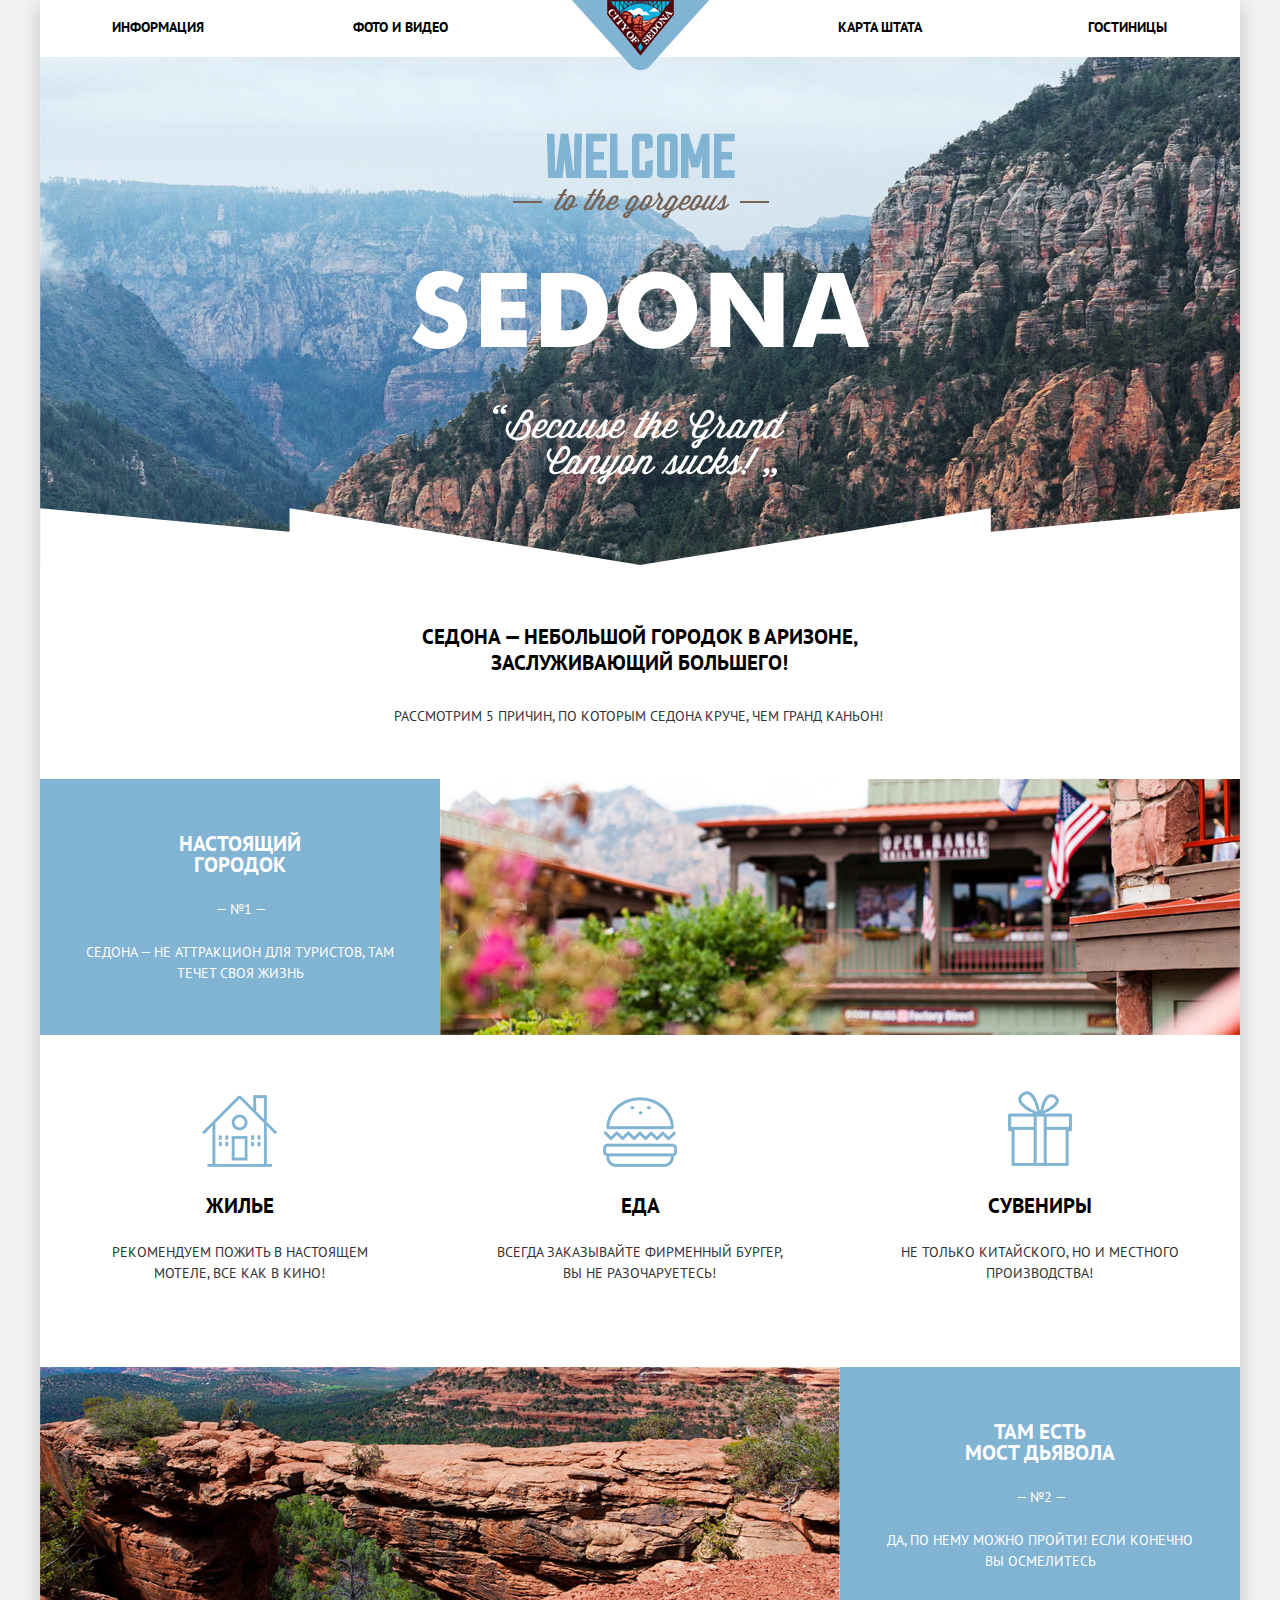
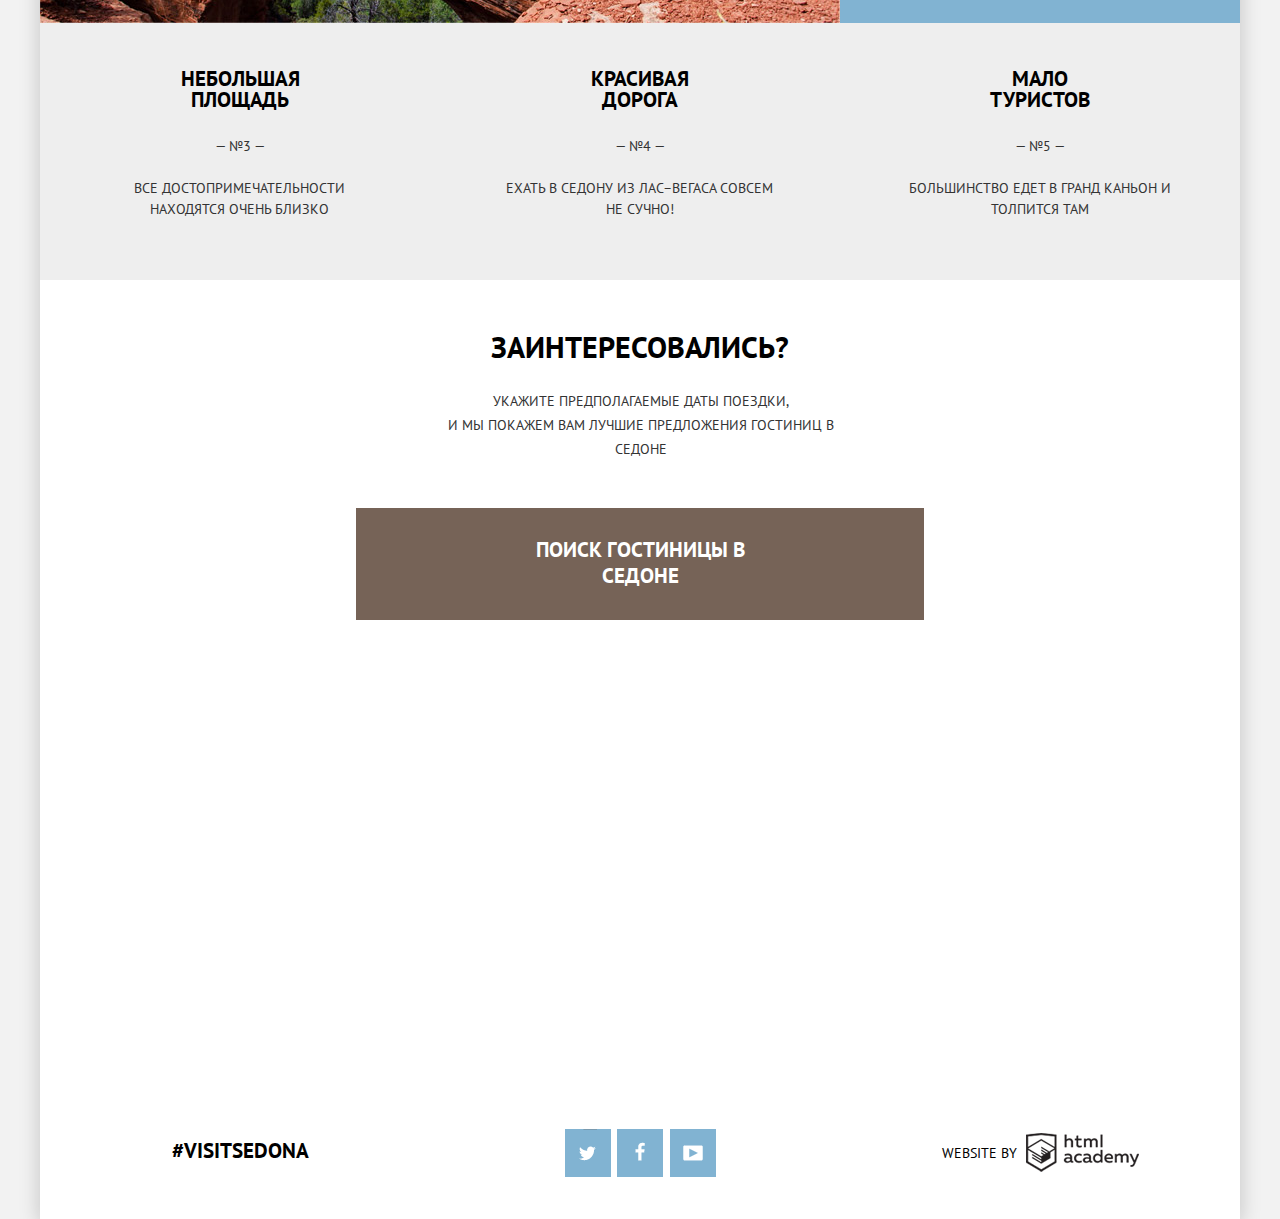
<file: index.html>
<!DOCTYPE html>
<html lang="ru">
  <head>
    <meta charset="utf-8">
    <title>SEDONA</title>
    <link href="https://fonts.googleapis.com/css?family=PT+Sans:400,700&amp;subset=cyrillic" rel="stylesheet">
    <link rel="stylesheet" href="css/normalize.min.css">
    <link rel="stylesheet" href="css/style.min.css"> 
  </head>
  
  <body>
    <div class="container"> 
      <header class="main-header">
        <nav class="main-navigation">
          <ul>
            <li class="active">
              <a href="#"> Информация </a>
            </li>
            <li class="active">
              <a href="#">Фото и видео</a>
            </li>
            <li class="active" >
              <a href="#">Карта штата</a>
            </li>
            <li class="active">
              <a href="catalog.html">Гостиницы</a>
            </li>
          </ul>
        </nav>
      
        <div class="logo-image">
          <a href="index.html">
            <img src="img/logo.png" width="138" height="70" alt="логотип" >
          </a>  
        </div>  
      </header>
   
   
      <main class="main-content"> 
        <div class="greeting">
          <div class="greeting-img"> 
            <img src="img/welcome.png" width="458" height="352" alt="Welcome to SEDONA">
          </div>  
        </div>  
         
        <div class="greeting-tagline">
          <h2>Cедона &mdash; небольшой городок в Аризоне, заслуживающий большего!</h2>
          <p>Рассмотрим 5 причин, по которым Седона круче, чем Гранд Каньон!</p>
        </div>
        
                    
        <div class="features clearfix">
          <div class="features-content">
            <h3>Настоящий  городок</h3>
            <span>&mdash; №1 &mdash;</span> 
            <p>Седона &mdash; не аттракцион для туристов, там течет своя жизнь</p>
          </div>    
          <div class="features-image">
            <img src="img/city.jpg" width="800" height="256" alt="Настоящий городок">
          </div>      
        </div>
        
      
        <div class="attribute clearfix">
          <div class="attribute-icon">
            <div class="attribute-icon-image">
              <img src="img/buildingv.png" width="78" height="78" alt="здание">
            </div>
            <h3 class="attribute-name">Жилье</h3>
            <p>Рекомендуем пожить в настоящем мотеле, все как в кино!</p>
          </div>  
        
          <div class="attribute-icon">
            <div class="attribute-icon-image">
              <img src="img/burgerv.png" width="78" height="78" alt="бургер">
            </div>  
            <h3 class="attribute-name">Еда</h3>
            <p>Всегда заказывайте фирменный бургер, вы не разочаруетесь!</p>
          </div> 
        
          <div class="attribute-icon">
            <div class="attribute-icon-image">
              <img src="img/souvenirv.png" width="78" height="78" alt="сувениры">
            </div>  
            <h3 class="attribute-name">Cувениры</h3>
            <p>Не только китайского, но и местного производства!</p>
          </div> 
        </div>
        
        <div class="features clearfix">
          <div class="features-image">
            <img src="img/bridge.jpg" width="800" height="256" alt="Мост">       
          </div>
          <div class="features-content">   
            <h3>Там есть<br>мост дьявола</h3>
            <span>&mdash; №2 &mdash;</span> 
            <p>Да, по нему можно пройти! Если конечно вы осмелитесь</p> 
          </div>
        </div>
      
        <div class="advantage clearfix">
          <div class="advantage-text">
            <h3>Небольшая площадь</h3>
            <span>&mdash; №3 &mdash;</span> 
            <p>Все достопримечательности находятся очень близко</p>
          </div>
          
          <div class="advantage-text">
            <h3>Красивая дорога</h3>
            <span>&mdash; №4 &mdash;</span> 
            <p>Ехать в Седону из Лас&ndash;Вегаса совсем не сучно!</p>
          </div>  
           
          <div class="advantage-text">
            <h3>Мало туристов</h3>
              <span>&mdash; №5 &mdash;</span> 
              <p>Большинство едет в Гранд Каньон и толпится там</p> 
          </div>  
        </div>  
        
  
        <div class="search">
          <h2>Заинтересовались?</h2>
          <p>Укажите предполагаемые даты поездки,<br> и мы покажем вам лучшие предложения гостиниц в Седоне</p>
          <a class="btn" href="#">Поиск гостиницы в Седоне</a> 
          <div class="modal-window">
            <form action="https://echo.htmlacademy.ru" method="get">
              <div class="search-form-arrival">
                <label for="data-arrival">Дата заезда:</label>
                <div class="wrapper-arrival">
                  <input class="arrival" id="data-arrival" type="text" name="arrival date" value="24 апреля 2016" autocomplete="off"> 
                  <a class="calendar-arrival" href="#"></a>
                </div>   
              </div> 
                         
              <div class="search-form-departure">
                <label for="data-departure">Дата выезда:</label>
                <div class="wrapper-departure"> 
                  <input class="departure" id="data-departure" type="text" name="departure date"  value="4 июля 2016" autocomplete="off"> 
                  <a class="calendar-departure" href="#"></a>
                </div>  
              </div>  
               
                <div class="clearfix">             
                  <div class="search-form-adult">
                    <label for="adult-number">Взрослые:</label>
                    <div class="wrapper-adult">
                      <button class="btn-count minus-adult" type="button">&ndash;</button>
                      <input class="adult" id="adult-number" type="text" name="adult" value="2"> 
                      <button class="btn-count plus-adult" type="button">+</button>
                    </div>
                  </div>
                  <div class="search-form-children clearfix">  
                    <label for="children-number">Дети:</label>
                    <div class="wrapper-children">
                      <button class="btn-count minus-children" type="button">&ndash;</button>
                      <input class="children" id="children-number" type="text" name="children" value="0">
                      <button class="btn-count plus-children" type="button">+</button>
                    </div> 
                  </div>
                  <button class ="btn btn-search" type="button">Найти</button>
                </div>
            </form>
          </div>    
        </div>
        
      </main>
      
      
      <footer class="main-footer clearfix">
        <div class="footer-map">
          <iframe src="https://www.google.com/maps/embed?pb=!1m18!1m12!1m3!1d75154.51514837932!2d-111.84322184681061!3d34.8619151947828!2m3!1f0!2f0!3f0!3m2!1i1024!2i768!4f13.1!3m3!1m2!1s0x872da132f942b00d%3A0x5548c523fa6c8efd!2z0KHQtdC00L7QvdCwLCDQkNGA0LjQt9C-0L3QsCA4NjMzNiwg0KHQqNCQ!5e0!3m2!1sru!2sru!4v1479597801903" width="1200" height="593" style="border:0" allowfullscreen></iframe>
        </div>
        <div class="footer-content clearfix">
          <div class="footer-inst">
            <a class="instagram" href="#">#visitsedona</a>
          </div>
          <div class="footer-social">
            <a class="social-btn social-btn-tw" href="#">Twitter</a>
            <a class="social-btn social-btn-fb" >Facebook</a> 
            <a class="social-btn social-btn-yt" href="#">YT</a> 
          </div>
          <div class="footer-copyright">
            <a class="text-by" href="#">website by</a>
            <a class="academy-logotip" href="#"></a>
          </div>
        </div>  
      </footer>
      
    </div>
    <script src="js/window.min.js"></script>
    
  </body>
</html>
</file>
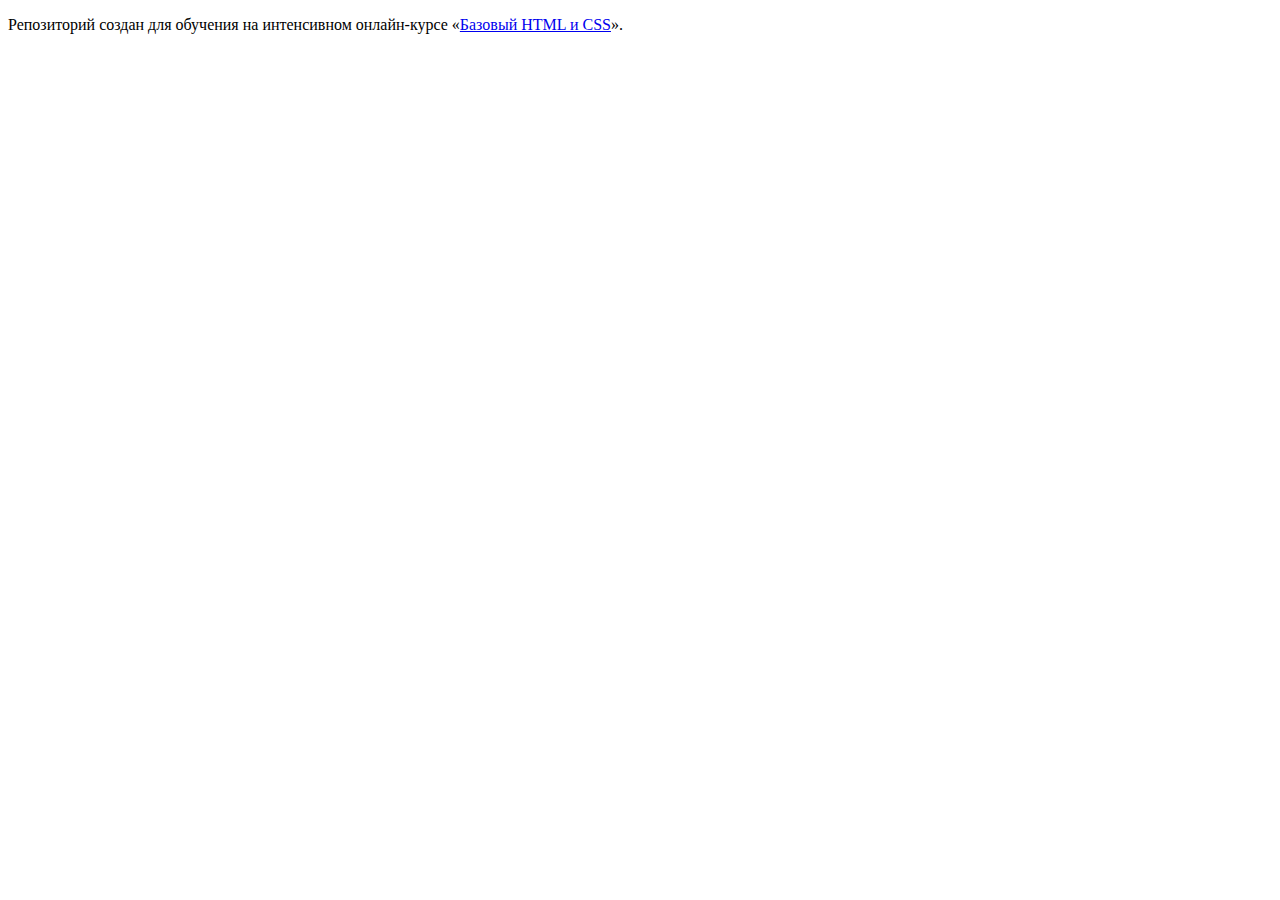
<file: master/index.html>
<!DOCTYPE html>
<html lang="ru">
  <head>
    <meta charset="utf-8">
    <title>HTML Academy: Седона</title>
    <base href="https://htmlacademy-htmlcss.github.io/285159-sedona/master/">
</head>
  <body>

    <p>Репозиторий создан для обучения на интенсивном онлайн‑курсе «<a href="https://htmlacademy.ru/intensive/htmlcss">Базовый HTML и CSS</a>».</p>

  </body>
</html>
</file>
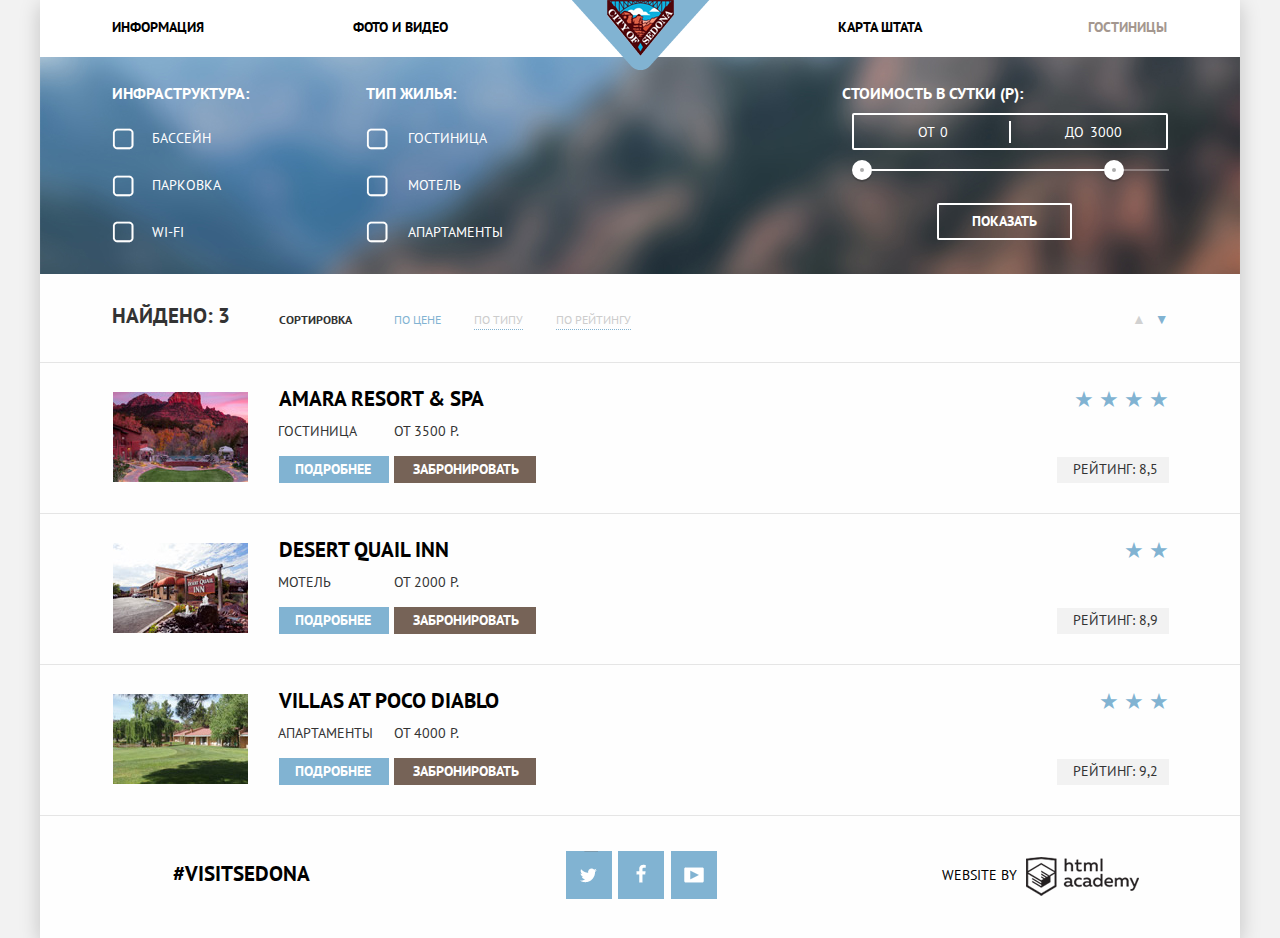
<file: catalog.html>
<!DOCTYPE html>
<html lang="ru">
  <head>
    <meta charset="utf-8">
    <title>SEDONA</title>
    <link href="https://fonts.googleapis.com/css?family=PT+Sans:400,700&amp;subset=cyrillic" rel="stylesheet">
    <link rel="stylesheet" href="css/normalize.min.css"> 
    <link rel="stylesheet" href="css/style.min.css">  
     
  </head>
  
  <body>
    <div class="container"> 
      <header class="main-header">
        <nav class="inner-navigation">
          <ul>
            <li>
              <a href="#">Информация</a>
            </li>
            <li>
              <a href="#">Фото и видео</a>
            </li>
            <li>
              <a href="#">Карта штата</a>
            </li>
            <li class="current">
              <a href="#">Гостиницы</a>
            </li>
          </ul>
        </nav>
      
        <div class="logo-image">
          <a href="index.html"> 
            <img src="img/logo.png" width="138" height="70" alt="логотип" >
          </a>  
        </div>  
      </header>
      
      
      <main class="inner-main-content">   
        <div class="filter clearfix">
          <form action="https://echo.htmlacademy.ru" method="get">
            <section class="characteristic">
              <h3>Инфраструктура:</h3> 
              <div class="characteristic-list">
                <ul> 
                  <li>
                    <label class="pool-checkbox">
                      <input type="checkbox" name="pool"  >
                      <span class="checkbox-indicator"></span>бассейн
                    </label>
                  </li>    
                  <li>
                    <label class="parking-checkbox">
                      <input type="checkbox" name="parking">
                      <span class="checkbox-indicator"></span>парковка
                    </label>
                  </li>
                  <li>  
                    <label class="wifi-checkbox">
                      <input type="checkbox" name="wifi">
                      <span class="checkbox-indicator"></span>wi-fi
                    </label>
                  </li>  
                </ul>
              </div>
            </section>
      
            <section class="characteristic">
              <h3>Тип жилья:</h3>   
              <div class="characteristic-list">  
                <ul> 
                  <li>
                    <label class="hotel-checkbox">
                      <input type="checkbox" name="hotel">
                      <span class="checkbox-indicator"></span> 
                      гостиница
                    </label>
                  </li>
                  <li>
                    <label class="motel-checkbox">
                      <input type="checkbox" name="motel">
                      <span class="checkbox-indicator"></span> 
                      мотель
                    </label>
                  </li>
                  <li>  
                    <label class="apartments-checkbox">
                      <input type="checkbox" name="apartments" >
                      <span class="checkbox-indicator"></span> 
                      апартаменты
                    </label>
                  </li>  
                </ul>  
              </div>   
            </section>
          
            <section class="filter-cost">
              <div class="filter-cost-title">Стоимость в сутки (p):</div> 
              <div class="option-price">
                <label class="min-price">от
                  <input type="text" name="mn-price" value="0">
                </label>
                <label class="max-price">до
                  <input type="text" name="mx-price" value="3000">
                </label>    
              </div>
              <div class="scroll-price">   
                <div class="scale">
                  <div class="bar"></div>
                </div>
                <div class="toggle toggle-min"></div>
                <div class="toggle toggle-max"></div>
              </div>  
              <button class="btn btn-show" type="submit">Показать</button>
            </section>
          </form>
        </div>
            
        <div class="sorting clearfix">
          <h3>Найдено: 3</h3>  
          <h4>Cортировка</h4>
          <div class="sorting-result">
              <ul>
                <li>
                  <a class="by-price" href="#">по цене</a>
                </li>
                <li>
                  <a class="by-type" href="#">по типу</a>
                </li>
                <li>
                  <a class="by-rating" href="#">по рейтингу</a>
                </li>
              </ul>    
          </div>
          <div class="sorting-result-direction">
            <a class="up" href="#" title="вверх">&#9650;</a>
            <a class="down" href="#" title="вниз">&#9660;</a> 
          </div>  
        </div>
        
            
        <div class="hotel-selected clearfix">
          <div class="hotel-selected-img">
            <img src="img/amara.jpg" width="135" height="90" alt="Amara Resort &amp; SPA">
          </div>
          <div class="hotel-selected-info">   
            <a class="hotel-selected-name" href="#">amara resort & SPA</a>
            <div class="text-info">
              <span>гостиница</span><span>от 3500 р.</span>
            </div>
            <a class="btn btn-more" href="#">Подробнее</a>
            <a class="btn btn-reservation" href="#">Забронировать</a>
          </div>  
          <div class="rating">
            <div class="rating-stars">           
              <span class="star">&#9733;</span>
              <span class="star">&#9733;</span>
              <span class="star">&#9733;</span>
              <span class="star">&#9733;</span>
            </div>  
            <div class="rating-text">
              <p>рейтинг: 8,5</p>
            </div>  
          </div>  
        </div>
    
        <div class="hotel-selected clearfix">
          <div class="hotel-selected-img"> 
            <img src="img/desert.jpg" width="135" height="90" alt="Desert Quail inn">
          </div>  
          <div class="hotel-selected-info"> 
            <a class="hotel-selected-name" href="#">desert quail inn</a>
            <div class="text-info">
              <span>мотель</span><span>от 2000 р.</span>
            </div>
            <a class="btn btn-more" href="#">Подробнее</a>
            <a class="btn btn-reservation" href="#">Забронировать</a>
          </div>
          <div class="rating">
            <div class="rating-stars"> 
              <span class="star">&#9733;</span>
              <span class="star">&#9733;</span>
            </div>  
            <div class="rating-text">
              <p>рейтинг: 8,9</p>
            </div>  
          </div>
        </div>
              
        <div class="hotel-selected clearfix">
          <div class="hotel-selected-img">
            <img src="img/villas.jpg" width="135" height="90" alt="villas at poco diablo">
          </div> 
          <div class="hotel-selected-info">  
            <a class="hotel-selected-name" href="">villas at poco diablo</a>
            <div class="text-info">
              <span>апартаменты</span><span>от 4000 р.</span>
            </div>
            <a class="btn btn-more" href="#">Подробнее</a>
            <a class="btn btn-reservation" href="#">Забронировать</a>
          </div>  
          <div class="rating">
            <div class="rating-stars"> 
              <span class="star">&#9733;</span>
              <span class="star">&#9733;</span>
              <span class="star">&#9733;</span>
            </div>
            <div class="rating-text"> 
              <p>рейтинг: 9,2</p> 
            </div>
          </div>
        </div>
        
      </main>
    
    <footer class="inner-footer clearfix">
      <div class="inner-footer-content">    
        <div class="inner-footer-inst ">
          <a class="inner-instagram" href="#">#visitsedona</a>
        </div>
        <div class="inner-footer-social">
          <a class="social-btn social-btn-tw" href="#">Twitter</a>
          <a class="social-btn social-btn-fb" href="#">Facebook</a> 
          <a class="social-btn social-btn-yt" href="#">YT</a> 
        </div>
        <div class="inner-footer-copyright">
          <a class="text-by" href="#">website by</a>
          <a class="academy-logotip" href="#"></a>
        </div>
      </div> 
    </footer>
      
    </div>
  </body>
</html>
</file>
<file: css/style.min.css>
body,html{margin:0;padding:0}body{font-size:14px;line-height:21px;font-family:"PT Sans","Arail",sans-serif;color:#333;background-color:#f2f2f2;text-transform:uppercase}.clearfix::after{content:"";display:table;clear:both}.container{margin-left:auto;margin-right:auto;width:1200px;background-color:#fff;box-shadow:0 5px 20px rgba(0,0,0,.2)}* img,.features-image img,.footer-map img,.hotel-selected-img img{display:block}.main-header{position:relative;color:#000}.logo-image{position:absolute;left:600px;top:0;margin-left:-68px;z-index:10}.main-navigation{width:1200px}.inner-navigation ul,.main-navigation ul{list-style:none;margin:0 72px;font-size:0;padding:14px 0}.inner-navigation li,.main-navigation li{padding:0;margin:0;display:inline-block;vertical-align:top;width:211px}.main-navigation a{font-size:14px;line-height:26px;font-weight:900;color:#000;text-decoration:none}.main-navigation li:nth-child(2){box-sizing:border-box;margin-right:211px;padding-left:30px}.main-navigation li:nth-child(3){box-sizing:border-box;padding-left:93px}.main-navigation li:nth-child(4){box-sizing:border-box;padding-left:132px}.main-navigation a:hover{color:#81b3d2}.main-navigation a:active{color:#ccc}.greeting{background:#fff url(../img/backgroundvv.jpg) no-repeat;padding-top:1px;padding-bottom:1px;margin-bottom:57px;position:relative;z-index:1}.greeting::after{display:block;position:absolute;bottom:2px;left:0;content:"";width:1200px;height:57px;background:url(../img/indention.png) no-repeat;background-size:cover;z-index:2}.greeting-img{width:458px;margin:75px 369px 81px 372px}.greeting-tagline{text-align:center}.greeting-tagline h2{padding:0;font-size:21px;line-height:26px;font-weight:700;color:#000;margin:0 311px 27px 310px}.greeting-tagline p{padding:0;font-size:14px;line-height:26px;color:#333;margin:0 353px 50px 349px}.features{width:1200px;background-color:#81b3d2;color:#fff}.features-content{float:left;width:400px;text-align:center}.features-content h3{padding:0;font-size:21px;line-height:21px;margin:54px 101px 24px}.features-content span{font-size:14px;line-height:21px;margin-left:119px;margin-right:117px}.features-content p{margin:0;font-size:14px;line-height:21px;padding:22px 46px 50px}.features-image{float:left;width:800px;min-height:256px}.attribute{width:1200px;background-color:#fff}.attribute-icon{float:left;width:400px;text-align:center}.attribute-icon-image{margin-top:54px;margin-bottom:28px;margin-left:161px}.attribute-icon h3,.search h2{color:#000;font-size:21px;line-height:21px;font-weight:700;margin:0 0 26px}.attribute-icon p{line-height:21px;padding-left:55px;padding-right:56px;padding-bottom:83px}.advantage{width:1200px;background-color:#eee;color:#333}.advantage-text{float:left;width:400px;text-align:center}.advantage-text h3{font-size:21px;line-height:21px;color:#000;margin:45px 140px 26px}.advantage-text span{font-size:14px;line-height:21px;margin-left:0}.advantage-text p,.attribute-icon p,.search p{margin:0;font-size:14px;color:#333}.advantage-text p{padding:21px 67px 60px 66px;line-height:21px}.search{position:relative;text-align:center}.search h2{font-size:30px;line-height:24px;margin:55px 0 30px}.search p{line-height:24px;padding-left:381px;padding-right:380px;padding-bottom:47px}.btn,.modal-window{width:568px;border:none;line-height:26px;font-weight:700;font-family:"PT Sans","Arial",sans-serif;text-transform:uppercase}.btn{box-sizing:border-box;vertical-align:top;padding:29px 139px 31px;text-align:center;text-decoration:none;cursor:pointer;display:inline-block;font-size:21px;color:#fff;background-color:#766357}@keyframes appearance{0%{transform:translateY(10000px)}70%{transform:translateY(30px)}90%{transform:translateY(-10px)}to{transform:translateY(0)}}.modal-window{display:block;position:absolute;left:316px;background-color:#fff;box-shadow:0 7px 15px rgba(0,0,0,.15);font-size:14px;color:#000;z-index:20;animation:appearance .6s}.modal-window-close{display:none;animation:appearance .6s}.modal-window input{background-color:#f2f2f2;border:2px solid transparent;font-size:14px;line-height:26px;font-weight:700;font-family:"PT Sans","Arial",sans-serif;color:#000;text-transform:uppercase}.modal-window input:hover{background:#ebebeb;border:2px solid #e5e5e5;outline:none}.modal-window input:focus{background:#fff;border:2px solid #e5e5e5;outline:none}.wrapper-arrival{display:inline-block;position:relative;margin:53px 45px 29px -1px}.arrival{box-sizing:border-box;width:346px;height:38px;padding:6px 42px 3px 14px}.calendar-arrival{vertical-align:middle;position:absolute;top:5px;right:5px;display:inline-block;width:27px;height:27px;background-image:url(../img/calendar.png);background-repeat:no-repeat;background-position:50% 50%}.calendar-arrival:hover{background-image:url(../img/calendarh.png)}.calendar-arrival:active{background-image:url(../img/calendarf.png)}.search-form-arrival label{margin-left:49px;margin-right:18px}.wrapper-departure{display:inline-block;position:relative;margin-bottom:33px;margin-right:54px;margin-left:2px}.departure{box-sizing:border-box;width:346px;height:38px;padding:6px 42px 4px 11px}.calendar-departure{position:absolute;top:6px;right:5px;width:27px;height:27px;background-image:url(../img/calendar.png);background-repeat:no-repeat;background-position:50% 50%}.calendar-departure:hover{background-image:url(../img/calendarh.png)}.calendar-departure:active{background-image:url(../img/calendarf.png)}.search-form-departure label{margin-right:13px;margin-left:56px}.calendar-departure,.search-form-adult,.wrapper-adult{display:inline-block;vertical-align:middle}.search-form-adult{margin-right:51px;margin-bottom:52px;margin-left:0}.search-form-adult label{margin-left:3px;margin-right:39px}.wrapper-adult{width:114px;height:38px;background:#f2f2f2;margin-left:-1px}.btn-count{display:inline-block;box-sizing:border-box;vertical-align:top;text-align:center;text-decoration:none;cursor:pointer;font-size:21px;line-height:26px;font-weight:700;border:none;background-color:transparent;color:#a9a9a9;outline:none}.minus-adult{background:0 0;border:none;padding-bottom:7px}.adult,.minus-adult,.plus-adult{width:38px;height:38px;float:left}.plus-adult{background:0 0;border:none}.adult{box-sizing:border-box;background-color:transparent;padding:0 0 4px 14px}.wrapper-adult:hover{background-color:#ebebeb}.minus-adult:hover,.plus-adult:hover{background-color:#ebebeb;color:#000}.adult:focus{outline:none;background:#fff}.minus-adult:active,.plus-adult:active{background:#fff;color:#81b3d2}.search-form-children,.wrapper-children{display:inline-block;vertical-align:middle;margin-bottom:52px}.wrapper-children{width:114px;background:#f2f2f2;margin-bottom:0;margin-right:1px;margin-left:6px}.children{float:left;box-sizing:border-box;width:38px;height:38px;padding-left:12px;padding-bottom:3px}.minus-children,.plus-children{width:38px;height:38px;background:0 0;border:none}.minus-children{padding-bottom:7px;float:left}.plus-children{float:right}.search-form-children label{margin-right:18px}.wrapper-children:hover{background-color:#ebebeb}.minus-children:hover,.plus-children:hover{background-color:#ebebeb;color:#000}.children:focus{outline:none;background:#fff}.minus-children:active,.plus-children:active{background:#fff;color:#81b3d2}.btn-search{background-color:#81b3d2;width:457px;font-size:21px;line-height:26px;font-weight:700;padding-top:14px;padding-bottom:18px;margin-left:56px;margin-right:55px;margin-bottom:55px}.btn-search:hover{background-color:#669ec0}.btn-search:active{background-color:#5496bd;color:#86b5d0}.main-footer{position:relative}.footer-content{position:absolute;bottom:6px;width:1200px;color:#000;background-color:rgba(255,255,255,.9);text-align:center}.footer-content a{color:#000;text-decoration:none}.footer-inst{float:left;width:400px;font-weight:700;font-size:21px;line-height:26px;margin-top:45px}.footer-social{float:left;width:400px;text-align:center;margin-top:36px;margin-bottom:36px}.footer-copyright{float:left;width:400px;vertical-align:middle;font-size:14px;line-height:26px}.footer-copyright a{display:inline-block;vertical-align:middle;margin-top:40px}.academy-logotip{width:113px;height:39px;background:url(../img/academy.png) no-repeat;margin-top:3px;margin-left:5px}.academy-logotip:hover{width:113px;height:39px;background:url(../img/academyhvr.png) no-repeat}.academy-logotip:active{width:113px;height:39px;background:url(../img/academydwn.png) no-repeat}.social-btn{display:inline-block;vertical-align:top;width:46px;height:48px;font-size:0;text-decoration:none;background:#81b3d2 url(../img/sprite.png) no-repeat center}.social-btn:hover{background-color:#669ec0}.social-btn:active{background-color:#5496bd}.social-btn-tw{background-position:6px -327px}.social-btn-tw:active{background-position:6px -358px}.social-btn-fb{background-position:10px -185px;margin-left:2px;margin-right:3px}.social-btn-fb:active{background-position:10px -220px}.social-btn-yt{background-position:5px -390px}.social-btn-yt:active{background-position:5px -422px}.inner-footer,.inner-main-content{background-color:#fefefe}.inner-navigation{width:1200px}.inner-navigation a{font-size:14px;line-height:26px;font-weight:700;color:#000;text-decoration:none}.current a{color:#a4978f}.inner-navigation li:nth-child(2){box-sizing:border-box;margin-right:211px;padding-left:30px}.inner-navigation li:nth-child(3){box-sizing:border-box;padding-left:93px}.inner-navigation li:nth-child(4){box-sizing:border-box;padding-left:132px}.inner-navigation a:hover{color:#8cbad6}.current a:hover{color:#6e5e54}.current a:active{color:#dad4d1}.inner-navigation a:active{color:#ccc}.filter{background:#e4f2fb url(../img/filterv.jpg) no-repeat;background-size:cover;color:#fff;text-transform:uppercase}.characteristic{float:left;width:182px;margin-left:72px}.characteristic h3{padding:0;font-size:16px;line-height:21px;font-weight:700;margin:26px 0 24px}.characteristic ul{margin:0;list-style:none;font-size:14px;line-height:21px;padding:0 0 31px}.characteristic li{padding-bottom:26px}.characteristic li:last-child{padding-bottom:0}.apartments-checkbox input[type=checkbox],.hotel-checkbox input[type=checkbox],.motel-checkbox input[type=checkbox],.parking-checkbox input[type=checkbox],.pool-checkbox input[type=checkbox],.wifi-checkbox input[type=checkbox]{display:none}.pool-checkbox{padding-left:40px;cursor:pointer;position:relative}.pool-checkbox input[type=checkbox]+.checkbox-indicator{position:absolute;top:-1px;left:0;background:url(../img/sprite.png) no-repeat;width:26px;height:22px;background-position:-8px -122px}.pool-checkbox input[type=checkbox]:checked+.checkbox-indicator{position:absolute;top:-1px;left:0;background-image:url(../img/sprite.png);background-repeat:no-repeat;width:26px;height:22px;background-position:-8px -268px}.pool-checkbox input[type=checkbox]:disabled+.checkbox-indicator{position:absolute;top:-1px;left:0;background:url(../img/sprite.png) no-repeat;width:26px;height:22px;background-position:-8px -160px}.pool-checkbox input[type=checkbox]:checked:disabled+.checkbox-indicator{position:absolute;top:-1px;left:0;background-image:url(../img/sprite.png);background-repeat:no-repeat;width:26px;height:22px;background-position:-8px -306px}.parking-checkbox input[type=checkbox]+.checkbox-indicator,.pool-checkbox input[type=checkbox]:hover+.checkbox-indicator{position:absolute;top:-1px;left:0;background:url(../img/sprite.png) no-repeat;width:26px;height:22px;background-position:-8px -122px}.pool-checkbox input[type=checkbox]:checked:hover+.checkbox-indicator{position:absolute;top:-1px;left:0;background-image:url(../img/sprite.png);background-repeat:no-repeat;width:26px;height:22px;background-position:-8px -268px}.parking-checkbox,.wifi-checkbox{position:relative;padding-left:40px;cursor:pointer}.parking-checkbox input[type=checkbox]:checked+.checkbox-indicator{position:absolute;top:-1px;left:0;background:url(../img/sprite.png) no-repeat;width:26px;height:22px;background-position:-8px -268px}.parking-checkbox input[type=checkbox]:disabled+.checkbox-indicator{position:absolute;top:-1px;left:0;background:url(../img/sprite.png) no-repeat;width:26px;height:22px;background-position:-8px -160px}.parking-checkbox input[type=checkbox]:checked:disabled+.checkbox-indicator{position:absolute;top:-1px;left:0;background:url(../img/sprite.png) no-repeat;width:26px;height:22px;background-position:-8px -306px}.parking-checkbox input[type=checkbox]:hover+.checkbox-indicator{position:absolute;top:-1px;left:0;background:url(../img/sprite.png) no-repeat;width:26px;height:22px;background-position:-8px -122px}.parking-checkbox input[type=checkbox]:checked:hover+.checkbox-indicator{position:absolute;top:-1px;left:0;background:url(../img/sprite.png) no-repeat;width:26px;height:22px;background-position:-8px -268px}.wifi-checkbox input[type=checkbox]+.checkbox-indicator{position:absolute;top:-2px;left:0;background:url(../img/sprite.png) no-repeat;width:26px;height:22px;background-position:-8px -122px}.wifi-checkbox input[type=checkbox]:checked+.checkbox-indicator{position:absolute;top:-2px;left:0;background:url(../img/sprite.png) no-repeat;width:26px;height:22px;background-position:-8px -268px}.wifi-checkbox input[type=checkbox]:disabled+.checkbox-indicator{position:absolute;top:-2px;left:0;background:url(../img/sprite.png) no-repeat;width:26px;height:22px;background-position:-8px -160px}.wifi-checkbox input[type=checkbox]:disabled:checked+.checkbox-indicator{position:absolute;top:-2px;left:0;background:url(../img/sprite.png) no-repeat;width:26px;height:22px;background-position:-8px -306px}.wifi-checkbox input[type=checkbox]:hover+.checkbox-indicator{position:absolute;top:-2px;left:0;background:url(../img/sprite.png) no-repeat;width:26px;height:22px;background-position:-8px -122px}.wifi-checkbox input[type=checkbox]:checked:hover+.checkbox-indicator{position:absolute;top:-2px;left:0;background:url(../img/sprite.png) no-repeat;width:26px;height:22px;background-position:-8px -268px}.apartments-checkbox,.hotel-checkbox,.motel-checkbox{position:relative;padding-left:42px;cursor:pointer}.hotel-checkbox input[type=checkbox]+.checkbox-indicator{position:absolute;top:-1px;left:0;background:url(../img/sprite.png) no-repeat;width:26px;height:22px;background-position:-8px -122px}.hotel-checkbox input[type=checkbox]:checked+.checkbox-indicator{position:absolute;top:-1px;left:0;background:url(../img/sprite.png) no-repeat;width:26px;height:22px;background-position:-8px -268px}.hotel-checkbox input[type=checkbox]:disabled+.checkbox-indicator{position:absolute;top:-1px;left:0;background:url(../img/sprite.png) no-repeat;width:26px;height:22px;background-position:-8px -160px}.hotel-checkbox input[type=checkbox]:disabled:checked+.checkbox-indicator{position:absolute;top:-1px;left:0;background:url(../img/sprite.png) no-repeat;width:26px;height:22px;background-position:-8px -306px}.hotel-checkbox input[type=checkbox]:hover+.checkbox-indicator,.motel-checkbox input[type=checkbox]+.checkbox-indicator{position:absolute;top:-1px;left:0;background:url(../img/sprite.png) no-repeat;width:26px;height:22px;background-position:-8px -122px}.hotel-checkbox input[type=checkbox]:checked:hover+.checkbox-indicator,.motel-checkbox input[type=checkbox]:checked+.checkbox-indicator{position:absolute;top:-1px;left:0;background:url(../img/sprite.png) no-repeat;width:26px;height:22px;background-position:-8px -268px}.motel-checkbox input[type=checkbox]:disabled+.checkbox-indicator{position:absolute;top:-1px;left:0;background:url(../img/sprite.png) no-repeat;width:26px;height:22px;background-position:-8px -160px}.motel-checkbox input[type=checkbox]:disabled:checked+.checkbox-indicator{position:absolute;top:-1px;left:0;background:url(../img/sprite.png) no-repeat;width:26px;height:22px;background-position:-8px -306px}.motel-checkbox input[type=checkbox]:hover+.checkbox-indicator{position:absolute;top:-1px;left:0;background:url(../img/sprite.png) no-repeat;width:26px;height:22px;background-position:-8px -122px}.motel-checkbox input[type=checkbox]:checked:hover+.checkbox-indicator{position:absolute;top:-1px;left:0;background:url(../img/sprite.png) no-repeat;width:26px;height:22px;background-position:-8px -268px}.apartments-checkbox input[type=checkbox]+.checkbox-indicator{position:absolute;top:-2px;left:0;background:url(../img/sprite.png) no-repeat;width:26px;height:22px;background-position:-8px -122px}.apartments-checkbox input[type=checkbox]:checked+.checkbox-indicator{position:absolute;top:-2px;left:0;background:url(../img/sprite.png) no-repeat;width:26px;height:22px;background-position:-8px -268px}.apartments-checkbox input[type=checkbox]:disabled+.checkbox-indicator{position:absolute;top:-2px;left:0;background:url(../img/sprite.png) no-repeat;width:26px;height:22px;background-position:-8px -160px}.apartments-checkbox input[type=checkbox]:disabled:checked+.checkbox-indicator{position:absolute;top:-2px;left:0;background:url(../img/sprite.png) no-repeat;width:26px;height:22px;background-position:-8px -306px}.apartments-checkbox input[type=checkbox]:hover+.checkbox-indicator{position:absolute;top:-2px;left:0;background:url(../img/sprite.png) no-repeat;width:26px;height:22px;background-position:-8px -122px}.apartments-checkbox input[type=checkbox]:checked:hover+.checkbox-indicator{position:absolute;top:-2px;left:0;background:url(../img/sprite.png) no-repeat;width:26px;height:22px;background-position:-8px -268px}.filter-rent{float:left;width:288px}.filter-cost{float:right;width:325px;margin-right:73px;font-family:"PT Sans","Arail",sans-serif;color:#fff;text-transform:uppercase}.filter-cost-title{margin-top:26px;margin-bottom:9px;font-size:16px;line-height:21px;font-weight:600}.option-price{position:relative;height:33px;margin-bottom:19px;margin-left:10px;margin-right:-1px;border:2px solid #fff;border-radius:2px;color:#fff;font-size:0}.option-price::after{content:"";position:absolute;top:50%;left:50%;transform:translate(-50%,-50%);width:2px;height:22px;background:#fff}.option-price label{display:inline-block;vertical-align:top;font-size:14px;line-height:38px;margin-top:-3px;margin-right:-7px;cursor:pointer}.filter-cost .max-price,.filter-cost .min-price{width:90px;padding-left:64px;padding-top:0}.option-price input{width:50px;margin:0;color:inherit;font:inherit;background:0 0;border:none;outline:none}.scroll-price{position:relative;margin-bottom:32px;margin-right:-2px}.scroll-price .scale{height:2px;background:rgba(255,255,255,.3);margin-left:23px}.scroll-price .bar{width:252px;height:2px;background:#fff}.toggle{position:absolute;top:-9px;width:4px;height:4px;background-color:#ababab;border:8px solid #fff;border-radius:50%;box-shadow:0 2px 1px 0 rgba(0,1,1,.2);cursor:pointer}.toggle-min{left:10px}.toggle-max{left:262px}.toggle:hover{background:#1c4f80}.scroll-price input{width:318px;color:#fff;margin-bottom:22px}.btn-show{width:135px;padding:6px 37px 6px 33px;font-size:14px;line-height:21px;margin:0 96px 0 95px;border:2px solid #fff;background-color:transparent;border-radius:2px;cursor:pointer}.btn-show:hover{color:#000;background-color:#fff}.sorting{box-sizing:border-box;width:1200px;padding-left:72px;padding-right:71px}.sorting h3{font-size:21px;line-height:26px;margin:29px 45px 33px 0}.sorting h3,.sorting h4,.sorting-result li{padding:0;display:inline-block;vertical-align:top}.sorting h4,.sorting-result{font-size:12px;line-height:18px}.sorting h4{margin:37px 38px 0 0}.sorting-result{display:inline-block;vertical-align:middle;padding-top:38px;margin-right:425px}.sorting-result ul{padding:0;list-style:none;margin:-1px 0 0}.sorting-result li{margin:0 30px 0 0}.sorting-result li:last-of-type{margin-right:0}.sorting-result a{text-decoration:none;font-size:12px;line-height:18px}.by-price,.sorting-result a:hover{color:#81b3d2}.by-rating,.by-type{color:#ccc}.sorting-result li:nth-of-type(n+2){border-bottom:1px dotted #81b3d2}.sorting-result .by-price:hover{border-bottom:1px dotted #81b3d2;color:#81b3d2}.sorting-result .by-price:active{color:#000;border:none}.sorting-result a:active,.up:hover{color:#000}.sorting-result li:active{border:none}.sorting-result-direction{font-size:14px;line-height:18px;display:inline-block;vertical-align:top;margin-top:36px;margin-left:72px}.sorting-result-direction a{text-decoration:none}.up{color:#d1d1d1;margin-right:5px}.up:active{color:#82b4d2}.down{color:#81b3d2}.down:hover{color:#000}.down:active{color:#82b4d2}.hotel-selected{box-sizing:border-box;width:1200px;padding-left:72px;padding-right:71px;border-top:1px solid #e5e5e5}.hotel-selected:last-child{border-top:1px solid #e5e5e5;border-bottom:1px solid #e5e5e5}.hotel-selected-img{display:block;float:left;width:135px;margin-top:29px;margin-bottom:31px;padding-left:1px}.hotel-selected-info{float:left;width:373px;margin:23px 200px 30px 31px}.hotel-selected-name{display:inline-block;vertical-align:top;padding:0;font-size:21px;line-height:26px;font-weight:700;color:#000;text-decoration:none;margin:0 0 9px}.hotel-selected-info span,.text-info span{display:inline-block;vertical-align:top;width:110px}.hotel-selected-info span{margin-bottom:10px}.hotel-selected-name:hover{color:#82b4d2}.hotel-selected-name:active{color:#b2b2b2}.hotel-selected-info p{font-size:14px;line-height:21px;color:#333;margin:0 0 17px}.text-info span{margin-right:7px;margin-left:-1px}.btn-more,.btn-reservation{margin-top:4px;font-weight:700;font-size:14px;line-height:21px;color:#fff}.btn-more{margin-right:1px;width:110px;padding:3px 19px 3px 16px;background-color:#81b3d2}.btn-more:hover{background-color:#669ec0}.btn-more:active{background-color:#5496bd;color:#86b5d0}.btn-reservation{width:142px;padding:3px 16px 3px 17px;background-color:#766357}.btn-reservation:hover{background-color:#604e43}.btn-reservation:active{background-color:#503e33;color:#796c64}.rating{float:right;width:240px}.rating-stars{text-align:right;margin-top:25px;margin-bottom:47px}.rating-stars span,.star{font-size:22px;line-height:22px}.rating-stars span{display:inline-block;vertical-align:top;margin-left:1px}.rating-text p{margin-left:128px;background:#f2f2f2;font-size:14px;line-height:21px;padding:2px 11px 3px 16px;background-origin:border-box}.star{color:#81b3d2}.inner-footer-content{width:1200px;color:#000;text-align:center}.inner-footer-inst{float:left;width:400px;font-weight:700;font-size:21px;line-height:26px;margin-top:45px;margin-bottom:51px;margin-left:1px}.inner-footer-social{float:left;width:400px;text-align:center;margin-top:35px;margin-bottom:36px}.inner-footer-copyright{float:left;width:398px;vertical-align:middle;font-size:14px;line-height:26px;margin-top:38px}.inner-footer-copyright a{display:inline-block;vertical-align:middle}.inner-footer-content a{color:#000;text-decoration:none}.sprite{background-image:url(../img/sprite.png);background-repeat:no-repeat;display:block}.sprite-calendar{width:21px;height:22px;background-position:-8px -8px}.sprite-calendard,.sprite-calendarh{width:21px;height:22px;background-position:-8px -46px}.sprite-calendarh{background-position:-8px -84px}.sprite-checkbox,.sprite-checkboxd{width:22px;height:22px;background-position:-8px -122px}.sprite-checkboxd{background-position:-8px -160px}.sprite-fb,.sprite-fbactive{width:10px;height:19px;background-position:-8px -198px}.sprite-fbactive{background-position:-8px -233px}.sprite-marker,.sprite-markerd{width:26px;height:22px;background-position:-8px -268px}.sprite-markerd{background-position:-8px -306px}.sprite-tw,.sprite-twactive{width:17px;height:15px;background-position:-8px -344px}.sprite-twactive{background-position:-8px -375px}.sprite-yt,.sprite-ytactive{width:20px;height:16px;background-position:-8px -406px}.sprite-ytactive{background-position:-8px -438px}
</file>
